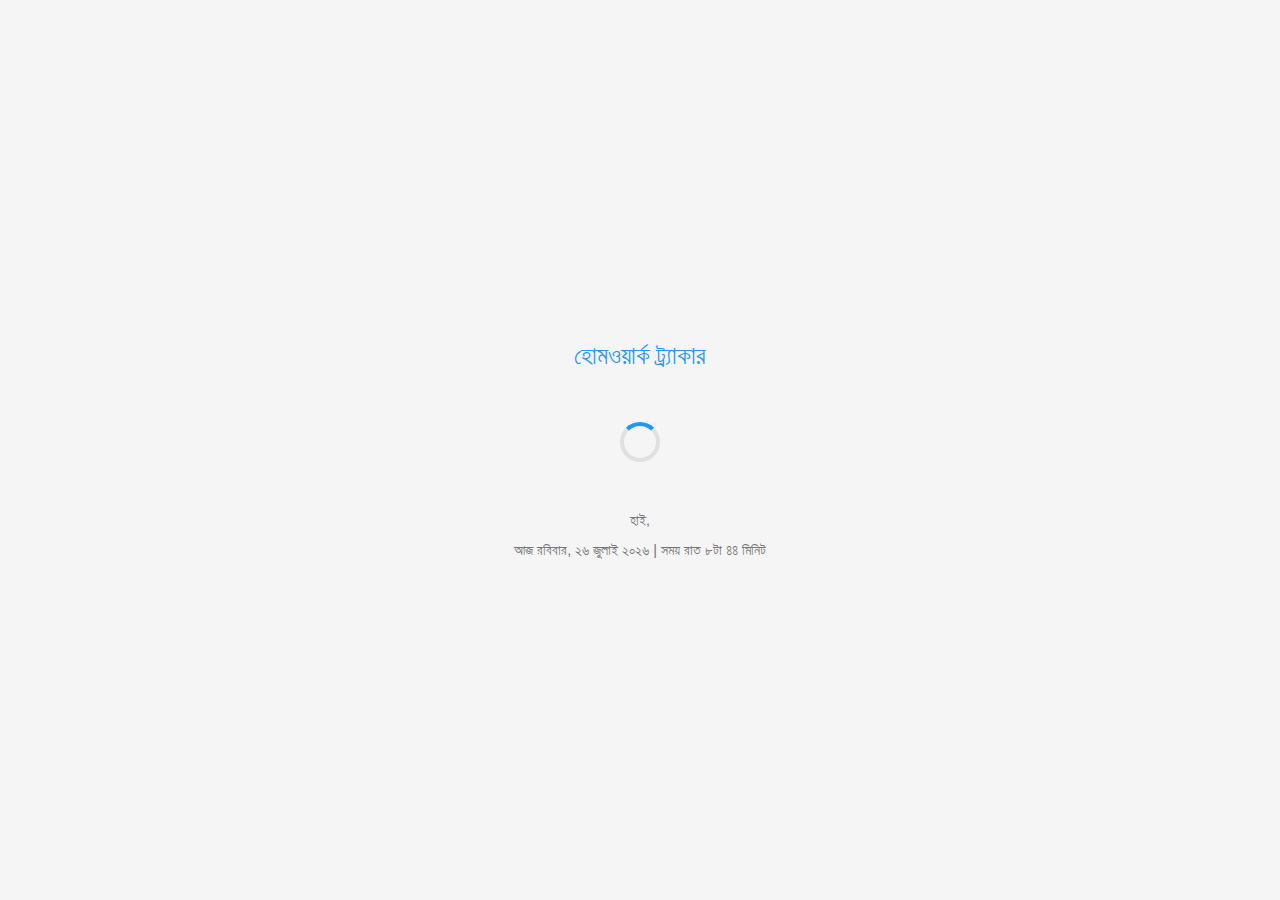
<file: index.html>
<!DOCTYPE html>
<html lang="bn">

<head>
    <meta charset="UTF-8">
    <meta name="viewport" content="width=device-width, initial-scale=1.0">
    <link rel="icon" href="icon.ico" type="image/x-icon">
    <title>হোমওয়ার্ক ট্র্যাকার</title>
    <link rel="stylesheet" href="shared/css/variables.css">
    <link rel="stylesheet" href="shared/css/common.css">
    <style>
        .loading-screen {
            position: fixed;
            top: 0;
            left: 0;
            right: 0;
            bottom: 0;
            display: flex;
            flex-direction: column;
            align-items: center;
            justify-content: center;
            background: var(--bg-color);
            z-index: 1000;
        }

        .app-logo {
            font-size: 1.5rem;
            margin-bottom: 1rem;
            color: var(--primary-color);
        }

        .loading-spinner {
            width: 40px;
            height: 40px;
            border: 4px solid var(--border-color);
            border-top-color: var(--primary-color);
            border-radius: 50%;
            animation: spin 1s linear infinite;
        }

        .user-info {
            display: flex;
            flex-direction: column;
            gap: 0.5rem;
            margin-top: 1rem;
            color: var(--text-secondary);
            font-size: 0.9rem;
        }

        @keyframes spin {
            to {
                transform: rotate(360deg);
            }
        }

        @keyframes fade-out {
            to {
                opacity: 0;
            }
        }

        .fade-out {
            animation: fade-out 0.3s ease forwards;
        }
    </style>
</head>

<body>
    <div class="loading-screen" role="status" aria-live="polite">
        <div class="app-logo" aria-hidden="true">হোমওয়ার্ক ট্র্যাকার</div>
        <div class="loading-spinner" aria-label="Loading"></div>
        <div class="user-info">
            <span id="currentUser"></span>
            <span id="currentTime"></span>
        </div>
    </div>

    <script src="shared/js/utils.js"></script>
    <script src="shared/js/time.js"></script>
    <script src="shared/js/storage.js"></script>
    <script>
        const settings = Storage.getSettings?.(); // Optional chaining for safety
        document.body.setAttribute('data-theme', settings?.theme || 'light');

        document.addEventListener('DOMContentLoaded', () => {
            const userName = localStorage.getItem('userName') ?? '';
            document.getElementById('currentUser').textContent = `হাই, ${userName}`;

            function updateTime() {
                const timeDisplay = document.getElementById('currentTime');
                if (timeDisplay && TimeUtils?.formatDateTime) {
                    timeDisplay.textContent = TimeUtils.formatDateTime(new Date());
                }
            }

            updateTime();
            setInterval(updateTime, 1000);

            setTimeout(() => {
                const loadingScreen = document.querySelector('.loading-screen');
                if (loadingScreen) {
                    loadingScreen.classList.add('fade-out');
                    setTimeout(() => {
                        window.location.href = 'pages/today/index.html';
                    }, 300);
                }
            }, 1500);
        });
    </script>
</body>

</html>
</file>
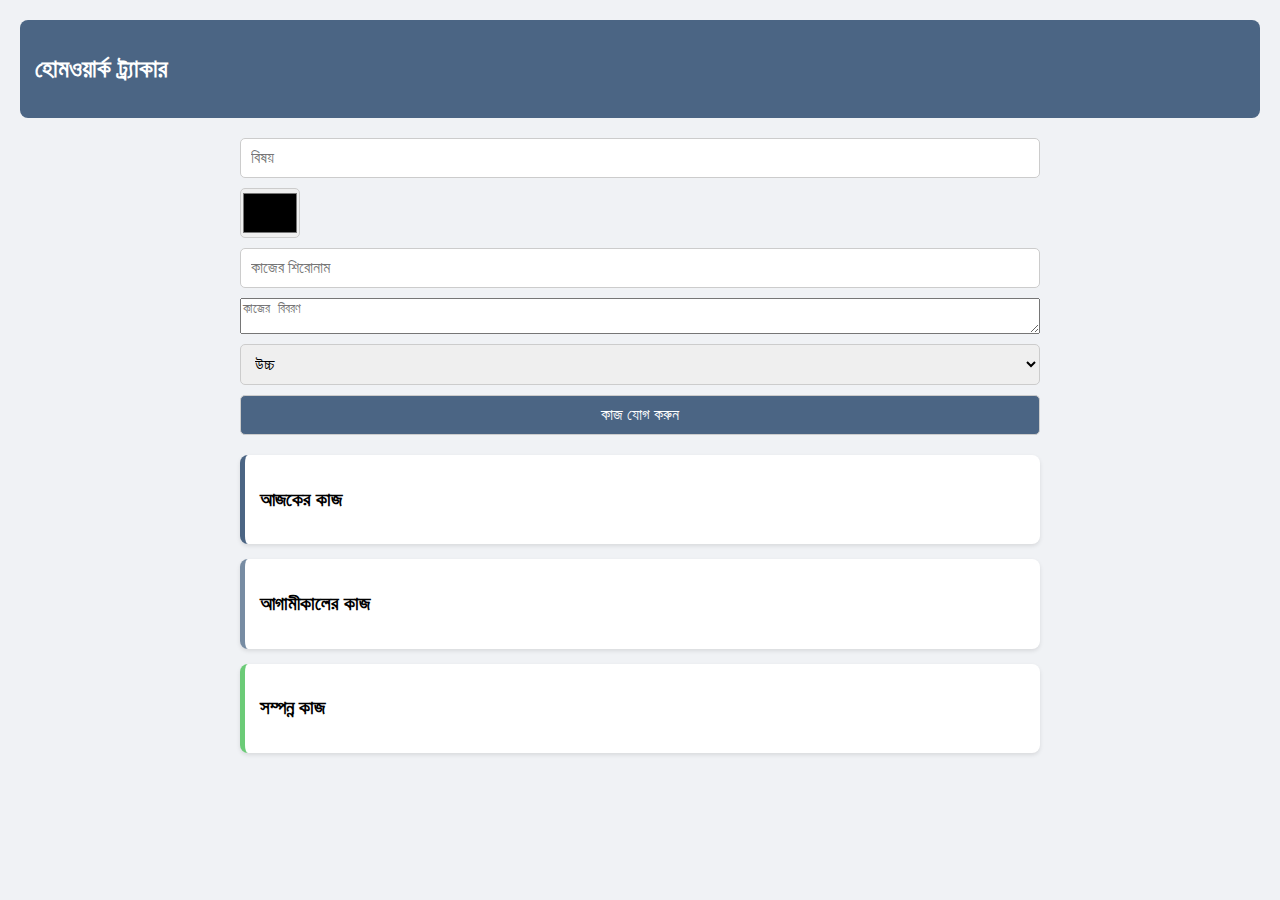
<file: demo/index.html>
<!DOCTYPE html>
<html lang="bn">
<head>
    <meta charset="UTF-8">
    <meta name="viewport" content="width=device-width, initial-scale=1.0">
    <title>হোমওয়ার্ক ম্যানেজমেন্ট সিস্টেম</title>
    <style>
        body {
            font-family: 'SolaimanLipi', Arial, sans-serif;
            margin: 0;
            padding: 20px;
            background-color: #f0f2f5;
        }

        .card {
            background: white;
            border-radius: 8px;
            padding: 15px;
            margin-bottom: 15px;
            box-shadow: 0 2px 4px rgba(0,0,0,0.1);
        }

        .subject {
            color: white;
            padding: 5px 10px;
            border-radius: 4px;
            display: inline-block;
        }

        .math { background-color: #ff6b6b; }
        .bangla { background-color: #4ecdc4; }
        .english { background-color: #45b7d1; }

        .status-pending {
            background-color: #ffd93d;
            padding: 3px 8px;
            border-radius: 4px;
        }

        .status-completed {
            background-color: #6bcb77;
            padding: 3px 8px;
            border-radius: 4px;
            color: white;
        }

        #userPanel {
            background-color: #4b6584;
            color: white;
            padding: 15px;
            border-radius: 8px;
            margin-bottom: 20px;
        }

        #homeworkContainer {
            max-width: 800px;
            margin: 0 auto;
        }

        #todaysTasks, #upcomingTasks, #completedTasks {
            background-color: #fff;
            border-left: 5px solid #4b6584;
        }

        #upcomingTasks { border-color: #778ca3; }
        #completedTasks { border-color: #6bcb77; }

        .notes {
            margin-top: 10px;
            font-size: 0.9rem;
            color: #555;
        }

        .add-task {
            display: flex;
            flex-direction: column;
            gap: 10px;
            margin-bottom: 20px;
        }

        .add-task input, .add-task select, .add-task button {
            padding: 10px;
            font-size: 1rem;
            border: 1px solid #ccc;
            border-radius: 5px;
        }

        .add-task button {
            background-color: #4b6584;
            color: white;
            cursor: pointer;
        }

        .add-task button:hover {
            background-color: #3a4f6a;
        }

        .subject-custom {
            display: inline-block;
            padding: 5px 10px;
            color: white;
            border-radius: 4px;
            font-weight: bold;
        }
        img.colorpick-eyedropper-input-trigger {
    display: none;
}
input#subjectColor {
    height: 50px;
    width: 60px;
    padding: 0;
}
    </style>
</head>
<body>
    <div id="userPanel">
        <h2>হোমওয়ার্ক ট্র্যাকার</h2>
    </div>

    <div id="homeworkContainer">
        <div class="add-task">
            <input type="text" id="taskSubject" placeholder="বিষয়" required>
            <input type="color" id="subjectColor" title="Choose Subject Color">
            <input type="text" id="taskTitle" placeholder="কাজের শিরোনাম" required>
            <textarea id="taskDetails" placeholder="কাজের বিবরণ"></textarea>
            <select id="taskPriority">
                <option value="high">উচ্চ</option>
                <option value="medium">মধ্যম</option>
                <option value="low">নিম্ন</option>
            </select>
            <button id="addTaskBtn">কাজ যোগ করুন</button>
        </div>

        <div id="todaysTasks" class="card">
            <h3>আজকের কাজ</h3>
            <div class="task-list"></div>
        </div>

        <div id="upcomingTasks" class="card">
            <h3>আগামীকালের কাজ</h3>
            <div class="task-list"></div>
        </div>

        <div id="completedTasks" class="card">
            <h3>সম্পন্ন কাজ</h3>
            <div class="task-list"></div>
        </div>
    </div>

    <script>
        document.getElementById('addTaskBtn').addEventListener('click', function() {
            const subject = document.getElementById('taskSubject').value;
            const subjectColor = document.getElementById('subjectColor').value;
            const title = document.getElementById('taskTitle').value;
            const details = document.getElementById('taskDetails').value;
            const priority = document.getElementById('taskPriority').value;

            if (!subject || !title) {
                alert('বিষয় এবং কাজের শিরোনাম প্রয়োজন');
                return;
            }

            const taskContainer = document.createElement('div');
            taskContainer.className = 'card';

            const subjectSpan = document.createElement('span');
            subjectSpan.className = 'subject-custom';
            subjectSpan.style.backgroundColor = subjectColor;
            subjectSpan.innerText = subject;

            const titleEl = document.createElement('h4');
            titleEl.innerText = title;

            const detailsEl = document.createElement('p');
            detailsEl.innerText = details;

            const statusSpan = document.createElement('span');
            statusSpan.className = 'status-pending';
            statusSpan.innerText = 'বাকি আছে';

            taskContainer.appendChild(subjectSpan);
            taskContainer.appendChild(titleEl);
            taskContainer.appendChild(detailsEl);
            taskContainer.appendChild(statusSpan);

            document.querySelector('#todaysTasks .task-list').appendChild(taskContainer);

            document.getElementById('taskSubject').value = '';
            document.getElementById('subjectColor').value = '#ffffff';
            document.getElementById('taskTitle').value = '';
            document.getElementById('taskDetails').value = '';
            document.getElementById('taskPriority').value = 'high';
        });
    </script>
</body>
</html>
</file>
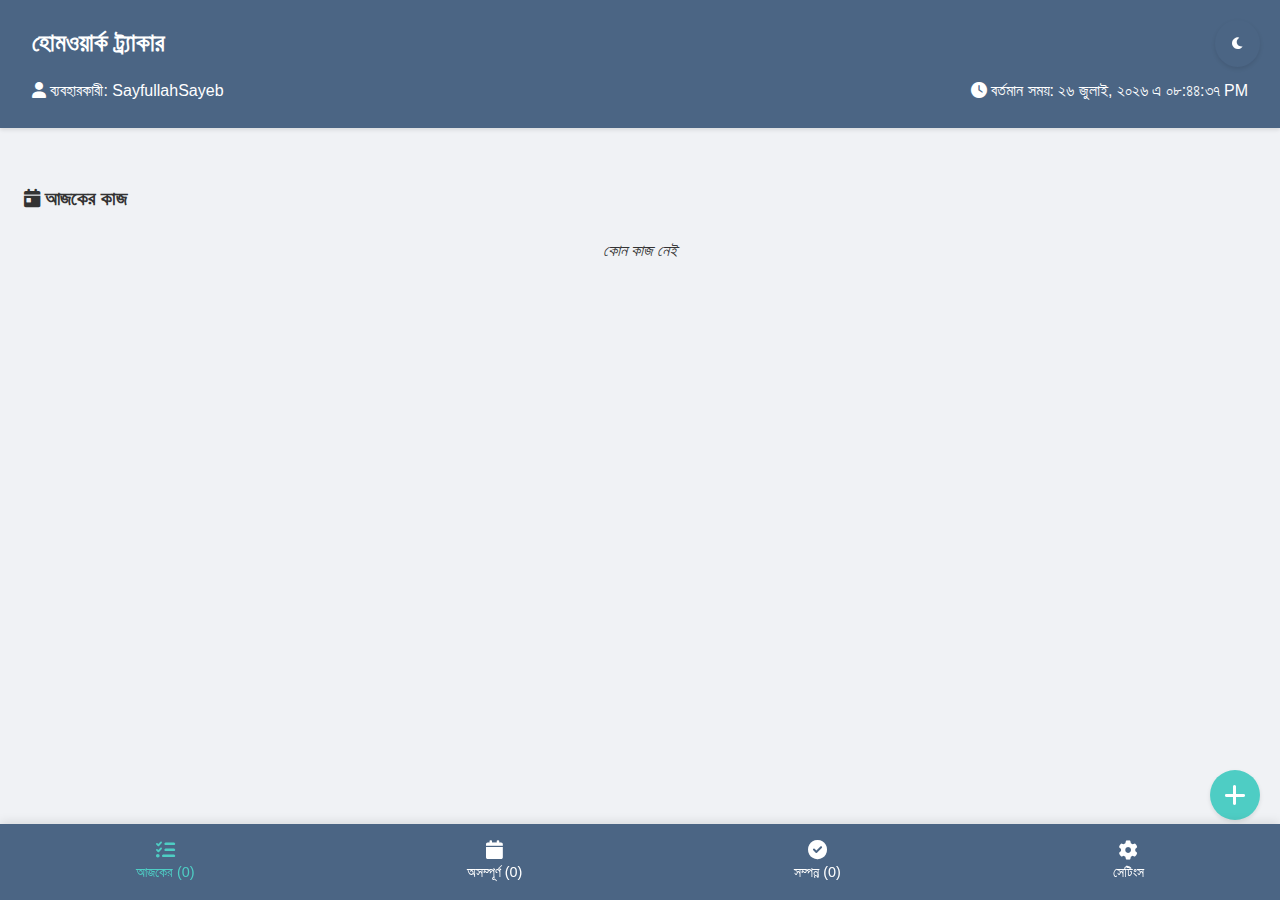
<file: v1/index.html>
<!DOCTYPE html>
<html lang="bn">
<head>
    <meta charset="UTF-8">
    <meta name="viewport" content="width=device-width, initial-scale=1.0">
    <title>হোমওয়ার্ক ম্যানেজমেন্ট সিস্টেম</title>
    <link rel="stylesheet" href="https://cdnjs.cloudflare.com/ajax/libs/font-awesome/6.0.0/css/all.min.css">
    <link rel="stylesheet" href="style.css">
</head>
<body>
    <!-- Theme Toggle Button -->
    <button class="theme-toggle" onclick="toggleTheme()">
        <i class="fas fa-moon"></i>
    </button>

    <!-- User Panel with Current Time -->
    <div id="userPanel">
        <h2>হোমওয়ার্ক ট্র্যাকার</h2>
        <div class="user-info">
            <p><i class="fas fa-user"></i> ব্যবহারকারী: <span id="currentUser">SayfullahSayeb</span></p>
            <p><i class="fas fa-clock"></i> বর্তমান সময়: <span id="currentDateTime"></span></p>
        </div>
    </div>

    <!-- Add Task Button -->
    <div class="add-task-btn" onclick="openModal()">
        <i class="fas fa-plus"></i>
    </div>

    <!-- Add Task Modal -->
    <div id="addTaskModal" class="modal">
        <div class="modal-content">
            <span class="close-modal" onclick="closeModal()">&times;</span>
            <h3><i class="fas fa-plus-circle"></i> নতুন কাজ যোগ করুন</h3>
            <form id="addTaskForm" onsubmit="addTask(event)">
                <div class="form-group">
                    <label for="subject">বিষয়</label>
                    <select id="subject" onchange="handleSubjectSelect(this)" required>
                        <option value="">বিষয় নির্বাচন করুন</option>
                        <option value="math">গণিত</option>
                        <option value="bangla">বাংলা</option>
                        <option value="english">ইংরেজি</option>
                        <option value="custom">কাস্টম বিষয়...</option>
                    </select>
                    <div id="customSubjectDiv" style="display: none;" class="custom-subject-input">
                        <input type="text" id="customSubject" placeholder="কাস্টম বিষয়ের নাম লিখুন">
                        <div class="color-picker">
                            <label>বিষয়ের রং বাছাই করুন:</label>
                            <input type="color" id="subjectColor" value="#4ecdc4">
                        </div>
                        <button type="button" class="btn btn-sm" onclick="addCustomSubject()">
                            <i class="fas fa-plus"></i> নতুন বিষয় যোগ করুন
                        </button>
                    </div>
                </div>
                <div class="form-group">
                    <label for="title">শিরোনাম</label>
                    <input type="text" id="title" placeholder="শিরোনাম লিখুন" required>
                </div>
                <div class="form-group">
                    <label for="description">বিবরণ</label>
                    <textarea id="description" rows="3" placeholder="বিস্তারিত বিবরণ লিখুন"></textarea>
                </div>
                <div class="form-group">
                    <label for="priority">অগ্রাধিকার</label>
                    <select id="priority" required>
                        <option value="high">উচ্চ</option>
                        <option value="medium">মধ্যম</option>
                        <option value="low">নিম্ন</option>
                    </select>
                </div>
                <button type="submit" class="btn btn-primary">
                    <i class="fas fa-plus"></i> যোগ করুন
                </button>
            </form>
        </div>
    </div>

    <!-- Edit Task Modal -->
    <div id="editTaskModal" class="modal">
        <div class="modal-content">
            <span class="close-modal" onclick="closeEditModal()">&times;</span>
            <h3><i class="fas fa-edit"></i> কাজ সম্পাদনা করুন</h3>
            <form id="editTaskForm" onsubmit="updateTask(event)">
                <input type="hidden" id="editTaskId">
                <div class="form-group">
                    <label for="editSubject">বিষয়</label>
                    <select id="editSubject" onchange="handleSubjectSelect(this, 'edit')" required>
                        <option value="">বিষয় নির্বাচন করুন</option>
                        <option value="math">গণিত</option>
                        <option value="bangla">বাংলা</option>
                        <option value="english">ইংরেজি</option>
                        <option value="custom">কাস্টম বিষয়...</option>
                    </select>
                    <div id="editCustomSubjectDiv" style="display: none;" class="custom-subject-input">
                        <input type="text" id="editCustomSubject" placeholder="কাস্টম বিষয়ের নাম লিখুন">
                        <div class="color-picker">
                            <label>বিষয়ের রং বাছাই করুন:</label>
                            <input type="color" id="editSubjectColor" value="#4ecdc4">
                        </div>
                        <button type="button" class="btn btn-sm" onclick="addCustomSubject('edit')">
                            <i class="fas fa-plus"></i> নতুন বিষয় যোগ করুন
                        </button>
                    </div>
                </div>
                <div class="form-group">
                    <label for="editTitle">শিরোনাম</label>
                    <input type="text" id="editTitle" placeholder="শিরোনাম লিখুন" required>
                </div>
                <div class="form-group">
                    <label for="editDescription">বিবরণ</label>
                    <textarea id="editDescription" rows="3" placeholder="বিস্তারিত বিবরণ লিখুন"></textarea>
                </div>
                <div class="form-group">
                    <label for="editPriority">অগ্রাধিকার</label>
                    <select id="editPriority" required>
                        <option value="high">উচ্চ</option>
                        <option value="medium">মধ্যম</option>
                        <option value="low">নিম্ন</option>
                    </select>
                </div>
                <button type="submit" class="btn btn-primary">
                    <i class="fas fa-save"></i> আপডেট করুন
                </button>
            </form>
        </div>
    </div>

    <div id="homeworkContainer">
        <!-- Today's Tasks Section -->
        <div id="todaysTasks" class="task-section">
            <h3><i class="fas fa-calendar-day"></i> আজকের কাজ</h3>
            <div id="todaysTasksList" class="task-list"></div>
        </div>

        <!-- Unfinished Tasks Section -->
        <div id="upcomingTasks" class="task-section">
            <h3><i class="fas fa-clock"></i> অসম্পূর্ণ কাজ</h3>
            <div class="date-filter-container">
                <label for="unfinishedDateFilter">
                    <i class="fas fa-filter"></i> তারিখ অনুযায়ী ফিল্টার:
                </label>
                <input type="date" id="unfinishedDateFilter" class="date-filter">
                <button onclick="clearDateFilter('unfinishedDateFilter')" class="btn btn-clear">
                    <i class="fas fa-times"></i> ফিল্টার মুছুন
                </button>
            </div>
            <div id="upcomingTasksList" class="task-list"></div>
        </div>

        <!-- Completed Tasks Section -->
        <div id="completedTasks" class="task-section">
            <h3><i class="fas fa-check-double"></i> সম্পন্ন কাজ</h3>
            <div class="date-filter-container">
                <label for="completedDateFilter">
                    <i class="fas fa-filter"></i> তারিখ অনুযায়ী ফিল্টার:
                </label>
                <input type="date" id="completedDateFilter" class="date-filter">
                <button onclick="clearDateFilter('completedDateFilter')" class="btn btn-clear">
                    <i class="fas fa-times"></i> ফিল্টার মুছুন
                </button>
            </div>
            <div id="completedTasksList" class="task-list"></div>
        </div>

        <!-- Settings Section -->
        <div id="settings" class="task-section">
            <h3><i class="fas fa-cog"></i> সেটিংস</h3>
            <div class="settings-container">
                <!-- Username Settings -->
                <div class="form-group">
                    <h4><i class="fas fa-user-edit"></i> ব্যবহারকারীর নাম পরিবর্তন</h4>
                    <input type="text" id="changeUsername" class="form-control" placeholder="নতুন ব্যবহারকারীর নাম">
                    <button onclick="changeUsername()" class="btn btn-primary">
                        <i class="fas fa-save"></i> সংরক্ষণ করুন
                    </button>
                </div>

                <!-- Manage Custom Subjects -->
                <div class="form-group">
                    <h4><i class="fas fa-book"></i> কাস্টম বিষয় ব্যবস্থাপনা</h4>
                    <div id="customSubjectsList"></div>
                </div>

                <!-- Backup Settings -->
                <div class="form-group">
                    <h4><i class="fas fa-download"></i> ব্যাকআপ এবং পুনরুদ্ধার</h4>
                    <div class="backup-actions">
                        <button onclick="backupData()" class="btn btn-primary">
                            <i class="fas fa-copy"></i> ব্যাকআপ কপি করুন
                        </button>
                        <button onclick="downloadBackup()" class="btn btn-primary">
                            <i class="fas fa-download"></i> ব্যাকআপ ডাউনলোড করুন
                        </button>
                    </div>
                </div>

                <!-- Restore Settings -->
                <div class="form-group">
                    <h4><i class="fas fa-upload"></i> ডাটা পুনরুদ্ধার</h4>
                    <textarea id="restoreData" class="form-control" rows="4" 
                        placeholder="এখানে ব্যাকআপ ডাটা পেস্ট করুন"></textarea>
                    <div class="restore-actions">
                        <button onclick="restoreFromText()" class="btn btn-primary">
                            <i class="fas fa-paste"></i> টেক্সট থেকে পুনরুদ্ধার
                        </button>
                        <div class="file-upload">
                            <input type="file" id="restoreFile" accept=".json" style="display: none;">
                            <button onclick="document.getElementById('restoreFile').click()" class="btn btn-primary">
                                <i class="fas fa-file-upload"></i> ফাইল থেকে পুনরুদ্ধার
                            </button>
                        </div>
                    </div>
                </div>
            </div>
        </div>
    </div>

    <!-- Mobile Navigation Bar -->
    <nav class="mobile-nav">
        <a href="#" class="nav-item active-nav" onclick="showSection('todaysTasks', this)">
            <i class="fas fa-tasks"></i>
            <span>আজকের</span>
        </a>
        <a href="#" class="nav-item" onclick="showSection('upcomingTasks', this)">
            <i class="fas fa-calendar"></i>
            <span>অসম্পূর্ণ</span>
        </a>
        <a href="#" class="nav-item" onclick="showSection('completedTasks', this)">
            <i class="fas fa-check-circle"></i>
            <span>সম্পন্ন</span>
        </a>
        <a href="#" class="nav-item" onclick="showSection('settings', this)">
            <i class="fas fa-cog"></i>
            <span>সেটিংস</span>
        </a>
    </nav>

    <script src="app.js"></script>
</body>
</html>
</file>
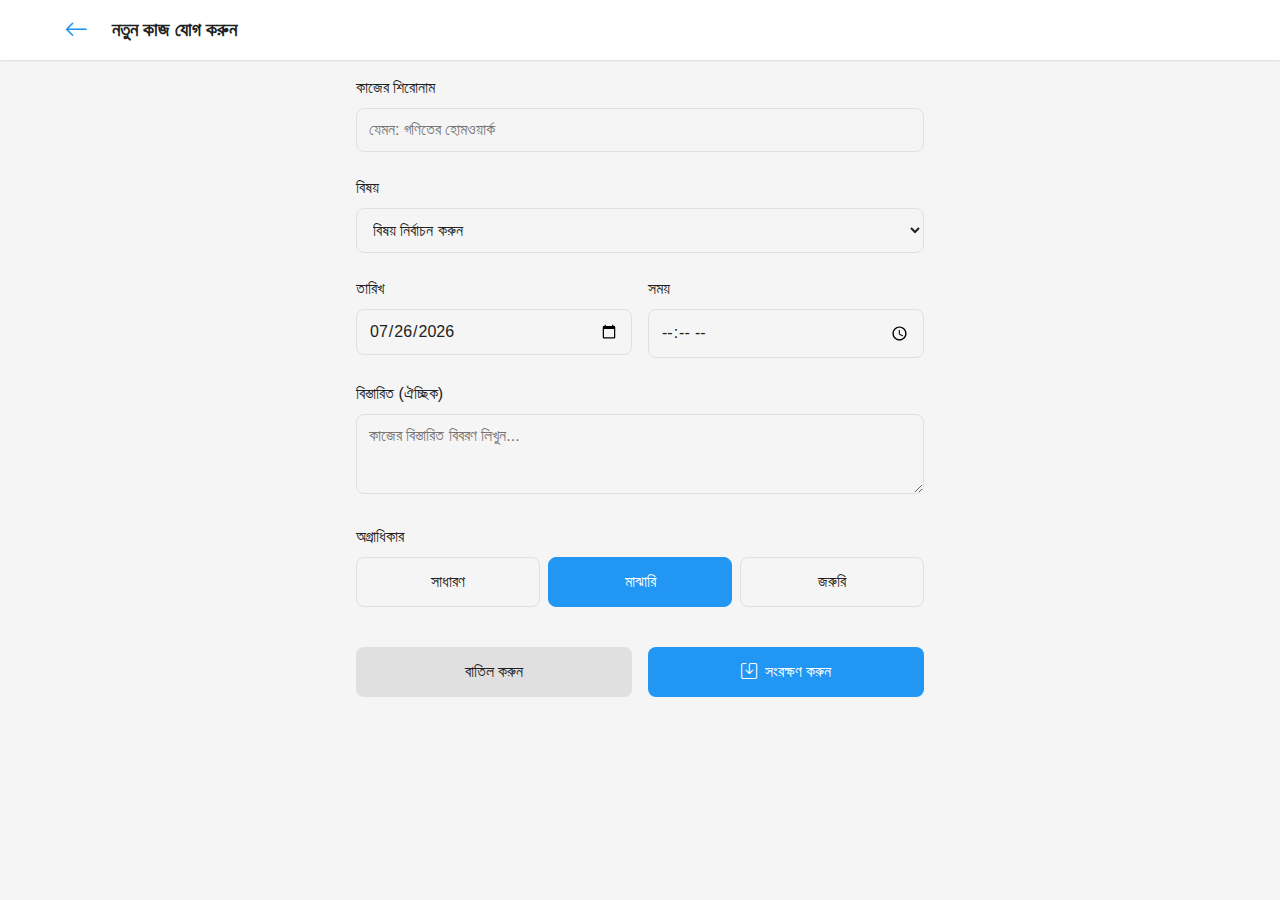
<file: pages/add-task/index.html>
<!DOCTYPE html>
<html lang="bn">
<head>
    <meta charset="UTF-8">
    <meta name="viewport" content="width=device-width, initial-scale=1.0">
    <link rel="icon" href="/icon.ico" type="image/x-icon">
    <title>নতুন কাজ যোগ করুন - হোমওয়ার্ক ট্র্যাকার</title>
    <link rel="stylesheet" href="https://cdn.jsdelivr.net/npm/bootstrap-icons@1.11.1/font/bootstrap-icons.css">
    <link rel="stylesheet" href="../../shared/css/variables.css">
    <link rel="stylesheet" href="../../shared/css/common.css">
    <link rel="stylesheet" href="../../shared/css/themes.css">
    <link rel="stylesheet" href="style.css">
</head>
<body>
    <div id="app">
        <header class="main-header">
            <div class="header-content">
                <div class="page-title">
                    <button class="back-btn" onclick="history.back()">
                        <i class="bi bi-arrow-left"></i>
                    </button>
                    <h1 id="formTitle">নতুন কাজ যোগ করুন</h1>
                </div>
            </div>
        </header>

        <main id="mainContent">
            <div class="form-container">
                <form id="taskForm" onsubmit="handleSubmit(event)">
                    <div class="form-group">
                        <label for="title">কাজের শিরোনাম</label>
                        <input type="text" id="title" name="title" required
                               placeholder="যেমন: গণিতের হোমওয়ার্ক">
                    </div>

                    <div class="form-group">
                        <label for="subject">বিষয়</label>
                        <select id="subject" name="subject" required>
                            <option value="">বিষয় নির্বাচন করুন</option>
                        </select>
                    </div>

                    <div class="form-row">
                        <div class="form-group">
                            <label for="dueDate">তারিখ</label>
                            <input type="date" id="dueDate" name="dueDate" required>
                        </div>

                        <div class="form-group">
                            <label for="dueTime">সময়</label>
                            <input type="time" id="dueTime" name="dueTime" required>
                        </div>
                    </div>

                    <div class="form-group">
                        <label for="description">বিস্তারিত (ঐচ্ছিক)</label>
                        <textarea id="description" name="description" rows="3"
                                  placeholder="কাজের বিস্তারিত বিবরণ লিখুন..."></textarea>
                    </div>

                    <div class="form-group">
                        <label for="priority">অগ্রাধিকার</label>
                        <div class="priority-buttons">
                            <input type="radio" id="low" name="priority" value="low">
                            <label for="low" class="priority-btn">সাধারণ</label>

                            <input type="radio" id="medium" name="priority" value="medium" checked>
                            <label for="medium" class="priority-btn">মাঝারি</label>

                            <input type="radio" id="high" name="priority" value="high">
                            <label for="high" class="priority-btn">জরুরি</label>
                        </div>
                    </div>

                    <div class="form-actions">
                        <button type="button" class="btn btn-secondary" onclick="history.back()">
                            বাতিল করুন
                        </button>
                        <button type="submit" class="btn btn-primary">
                            <i class="bi bi-save"></i>
                            সংরক্ষণ করুন
                        </button>
                    </div>
                </form>
            </div>
        </main>
    </div>

    <script src="../../shared/js/utils.js"></script>
    <script src="../../shared/js/time.js"></script>
    <script src="../../shared/js/storage.js"></script>
    <script src="script.js"></script>
</body>
</html>
</file>
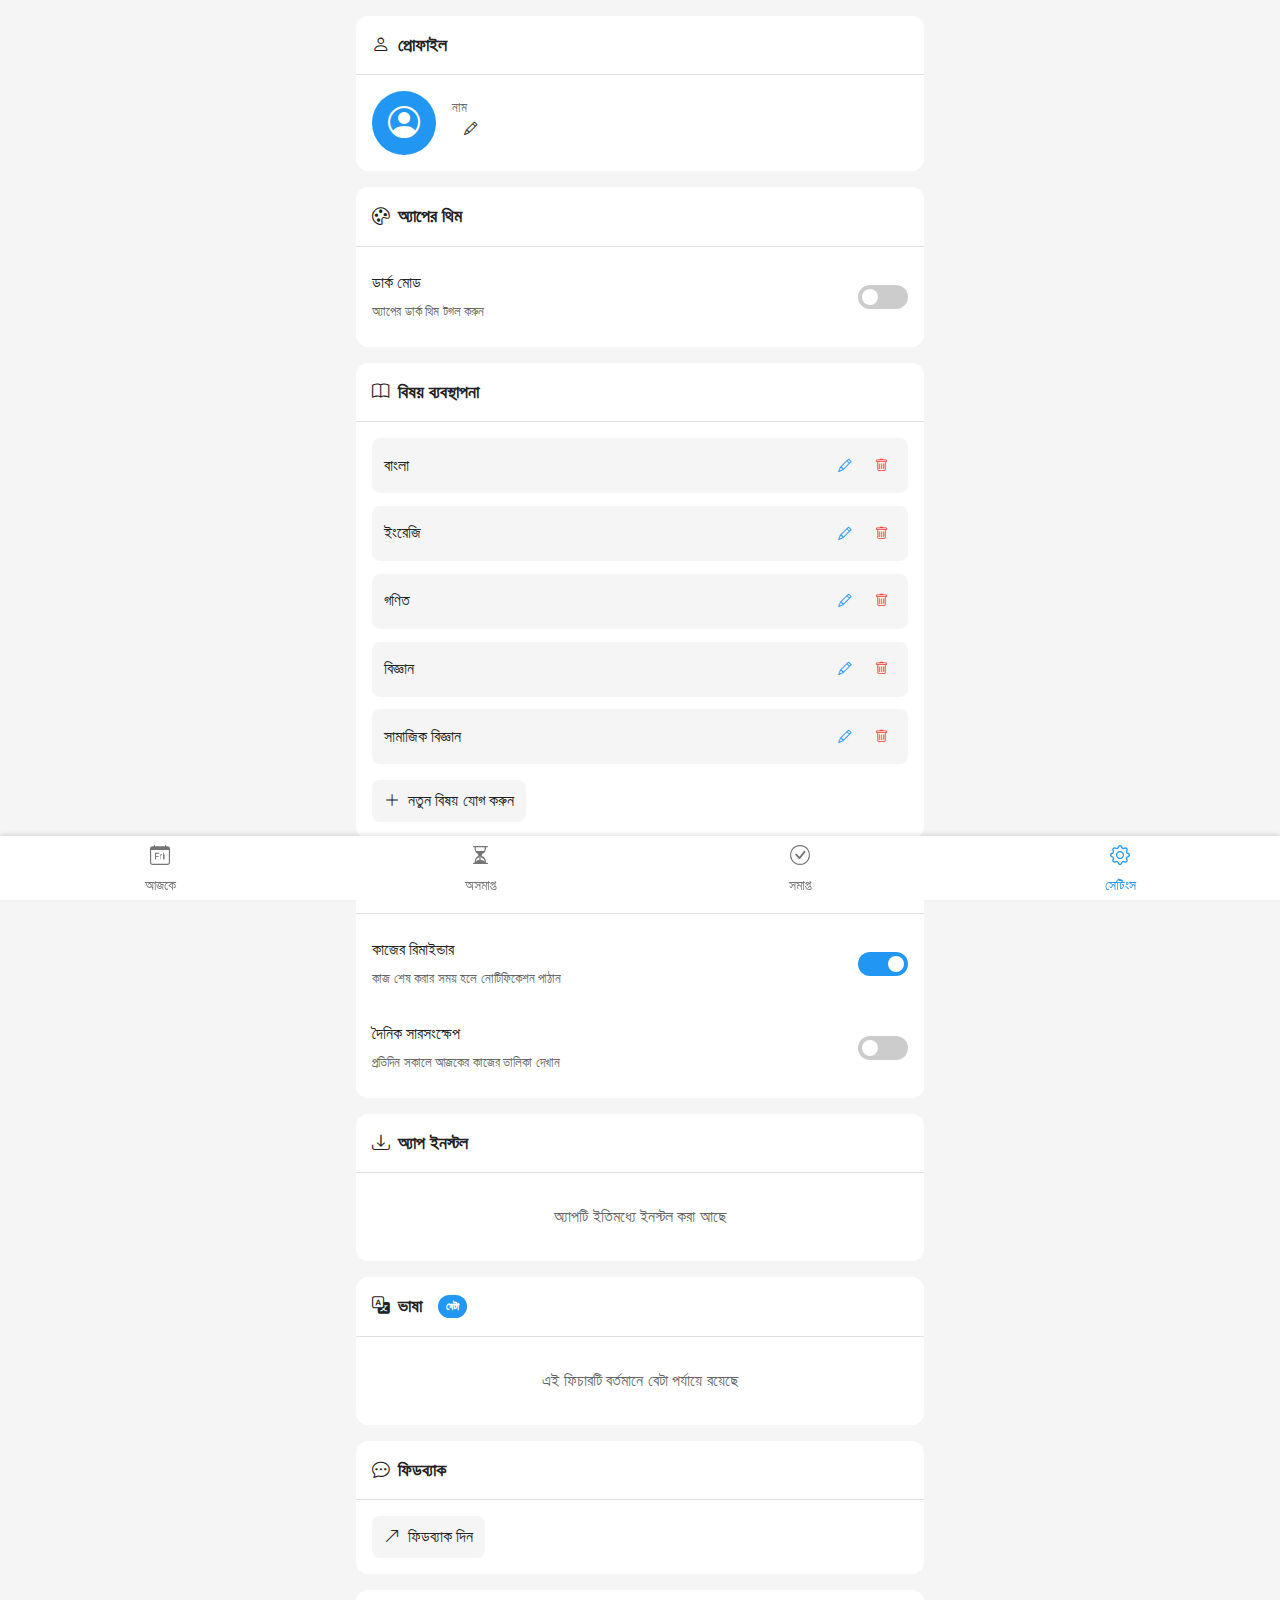
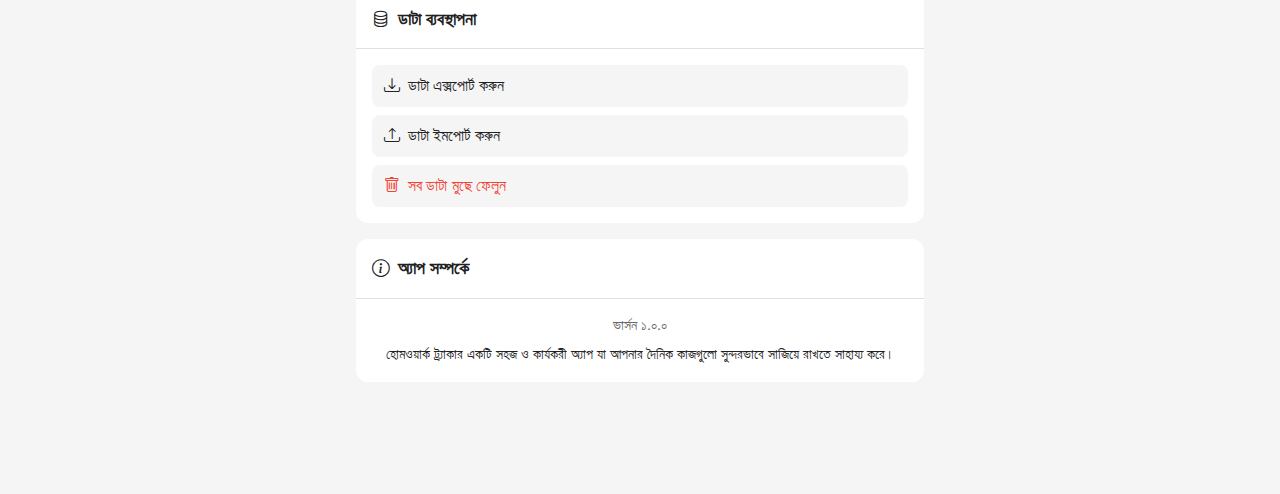
<file: pages/settings/index.html>
<!DOCTYPE html>
<html lang="bn">

<head>
    <meta charset="UTF-8">
    <meta name="viewport" content="width=device-width, initial-scale=1.0">
    <link rel="icon" href="../../assets/icons/icon.png" type="image/icon">
    <title>সেটিংস - হোমওয়ার্ক ট্র্যাকার</title>
    <link rel="stylesheet" href="https://cdn.jsdelivr.net/npm/bootstrap-icons@1.11.1/font/bootstrap-icons.css">
    <link rel="stylesheet" href="../../shared/css/variables.css">
    <link rel="stylesheet" href="../../shared/css/common.css">
    <link rel="stylesheet" href="../../shared/css/themes.css">
    <link rel="stylesheet" href="style.css">
    <link rel="manifest" href="../../manifest.json">
</head>

<body>
    <div id="app">
        <main id="mainContent">
            <div class="settings-container">
                <!-- Profile Section -->
                <section class="settings-section">
                    <h2 class="section-title">
                        <i class="bi bi-person"></i>
                        প্রোফাইল
                    </h2>
                    <div class="section-content">
                        <div class="profile-info">
                            <div class="profile-picture" onclick="changeProfilePicture()">
                                <input type="file" id="profileImageInput" accept="image/*" style="display: none">
                                <i class="bi bi-person-circle" id="defaultProfileIcon"></i>
                                <img id="profileImage" style="display: none">
                                <div class="edit-overlay">
                                    <i class="bi bi-pencil"></i>
                                </div>
                            </div>
                            <div class="profile-details">
                                <div class="info-item">
                                    <span class="label">নাম</span>
                                    <div class="editable-value">
                                        <span id="userName"></span>
                                        <button class="edit-btn" onclick="editName()">
                                            <i class="bi bi-pencil"></i>
                                        </button>
                                    </div>
                                </div>
                            </div>
                            <div class="dialog-overlay" id="nameEditDialog">
                                <div class="confirm-dialog">
                                    <h3 class="confirm-dialog-title">নাম পরিবর্তন করুন</h3>
                                    <div class="name-edit-content">
                                        <input type="text" id="nameInput" class="name-edit-input"
                                            placeholder="আপনার নাম লিখুন">
                                    </div>
                                    <div class="confirm-dialog-buttons">
                                        <button class="confirm-btn confirm-btn-cancel"
                                            onclick="closeNameDialog()">বাতিল</button>
                                        <button class="confirm-btn confirm-btn-delete"
                                            onclick="saveNewName()">সংরক্ষণ</button>
                                    </div>
                                </div>
                            </div>
                        </div>
                    </div>
                </section>

                <!-- Theme Section -->
                <section class="settings-section">
                    <h2 class="section-title">
                        <i class="bi bi-palette"></i>
                        অ্যাপের থিম
                    </h2>
                    <div class="section-content">
                        <div class="settings-list">
                            <div class="settings-item">
                                <div class="setting-info">
                                    <span class="setting-title">ডার্ক মোড</span>
                                    <span class="setting-description">অ্যাপের ডার্ক থিম টগল করুন</span>
                                </div>
                                <label class="toggle-switch">
                                    <input type="checkbox" id="darkMode">
                                    <span class="toggle-slider"></span>
                                </label>
                            </div>
                        </div>
                    </div>
                </section>

                <!-- Subject Management -->
                <section class="settings-section">
                    <h2 class="section-title">
                        <i class="bi bi-book"></i>
                        বিষয় ব্যবস্থাপনা
                    </h2>
                    <div class="section-content">
                        <div class="subject-list">
                            <!-- Subjects will be populated here -->
                        </div>
                        <button class="action-btn" onclick="addSubject()">
                            <i class="bi bi-plus-lg"></i>
                            নতুন বিষয় যোগ করুন
                        </button>
                    </div>
                </section>

                <!-- Notification Settings -->
                <section class="settings-section">
                    <h2 class="section-title">
                        <i class="bi bi-bell"></i>
                        নোটিফিকেশন
                    </h2>
                    <div class="section-content">
                        <div class="settings-list">
                            <div class="settings-item">
                                <div class="setting-info">
                                    <span class="setting-title">কাজের রিমাইন্ডার</span>
                                    <span class="setting-description">কাজ শেষ করার সময় হলে নোটিফিকেশন পাঠান</span>
                                </div>
                                <label class="toggle-switch">
                                    <input type="checkbox" id="taskReminders" checked>
                                    <span class="toggle-slider"></span>
                                </label>
                            </div>
                            <div class="settings-item">
                                <div class="setting-info">
                                    <span class="setting-title">দৈনিক সারসংক্ষেপ</span>
                                    <span class="setting-description">প্রতিদিন সকালে আজকের কাজের তালিকা দেখান</span>
                                </div>
                                <label class="toggle-switch">
                                    <input type="checkbox" id="dailyDigest">
                                    <span class="toggle-slider"></span>
                                </label>
                            </div>
                        </div>
                    </div>
                </section>

                <!-- Install App Section -->
                <section class="settings-section">
                    <h2 class="section-title">
                        <i class="bi bi-download"></i>
                        অ্যাপ ইনস্টল
                    </h2>
                    <div class="section-content">
                        <button class="action-btn" id="installApp" style="display: none;">
                            <i class="bi bi-download"></i>
                            অ্যাপ ইনস্টল করুন
                        </button>
                        <div class="maintenance-notice" id="installMessage" style="display: none;">
                            অ্যাপটি ইতিমধ্যে ইনস্টল করা আছে
                        </div>
                    </div>
                </section>

                <!-- Language Section -->
                <section class="settings-section">
                    <h2 class="section-title">
                        <i class="bi bi-translate"></i>
                        ভাষা
                        <span class="beta-badge">বেটা</span>
                    </h2>
                    <div class="section-content">
                        <div class="maintenance-notice">
                            এই ফিচারটি বর্তমানে বেটা পর্যায়ে রয়েছে
                        </div>
                    </div>
                </section>

                <!-- Feedback Section -->
                <section class="settings-section">
                    <h2 class="section-title">
                        <i class="bi bi-chat-dots"></i>
                        ফিডব্যাক
                    </h2>
                    <div class="section-content">
                        <button class="action-btn"
                            onclick="window.open('https://github.com/mdsayeb7/homework', '_blank', 'noopener,noreferrer')">
                            <i class="bi bi-arrow-up-right"></i>
                            ফিডব্যাক দিন
                        </button>
                    </div>
                </section>

                <!-- Data Management -->
                <section class="settings-section">
                    <h2 class="section-title">
                        <i class="bi bi-database"></i>
                        ডাটা ব্যবস্থাপনা
                    </h2>
                    <div class="section-content">
                        <div class="data-actions">
                            <button class="action-btn" onclick="exportData()">
                                <i class="bi bi-download"></i>
                                ডাটা এক্সপোর্ট করুন
                            </button>
                            <button class="action-btn" onclick="importData()">
                                <i class="bi bi-upload"></i>
                                ডাটা ইমপোর্ট করুন
                            </button>
                            <button class="action-btn warning" onclick="clearData()">
                                <i class="bi bi-trash"></i>
                                সব ডাটা মুছে ফেলুন
                            </button>
                        </div>
                    </div>
                </section>

                <!-- About Section -->
                <section class="settings-section">
                    <h2 class="section-title">
                        <i class="bi bi-info-circle"></i>
                        অ্যাপ সম্পর্কে
                    </h2>
                    <div class="section-content">
                        <div class="about-info">
                            <p class="app-version">ভার্সন ১.০.০</p>
                            <p class="app-description">
                                হোমওয়ার্ক ট্র্যাকার একটি সহজ ও কার্যকরী অ্যাপ যা আপনার দৈনিক কাজগুলো
                                সুন্দরভাবে সাজিয়ে রাখতে সাহায্য করে।
                            </p>
                        </div>
                    </div>
                </section>
            </div>
        </main>

        <nav class="main-nav">
            <a href="../today/index.html" class="nav-item">
                <i class="bi bi-calendar-day"></i>
                <span>আজকে</span>
            </a>
            <a href="../incomplete/index.html" class="nav-item">
                <i class="bi bi-hourglass-split"></i>
                <span>অসমাপ্ত</span>
            </a>
            <a href="../completed/index.html" class="nav-item">
                <i class="bi bi-check-circle"></i>
                <span>সমাপ্ত</span>
            </a>
            <a href="index.html" class="nav-item active">
                <i class="bi bi-gear"></i>
                <span>সেটিংস</span>
            </a>
        </nav>
    </div>

    <div class="dialog-overlay" id="clearDataDialog">
        <div class="confirm-dialog">
            <h3 class="confirm-dialog-title">নিশ্চিতকরণ</h3>
            <p class="confirm-dialog-message">
                আপনি কি নিশ্চিত যে আপনি সমস্ত ডাটা মুছে ফেলতে চান? এই কাজটি অপরিবর্তনীয়।
            </p>
            <div class="confirm-dialog-buttons">
                <button class="confirm-btn confirm-btn-cancel" id="cancelClearData">না</button>
                <button class="confirm-btn confirm-btn-delete" id="confirmClearData">হ্যাঁ</button>
            </div>
        </div>
    </div>
    <div class="toast">সমস্ত ডাটা মুছে ফেলা হয়েছে।</div>

    <script src="../../shared/js/utils.js"></script>
    <script src="../../shared/js/time.js"></script>
    <script src="../../shared/js/storage.js"></script>
    <script src="script.js"></script>
</body>

</html>
</file>
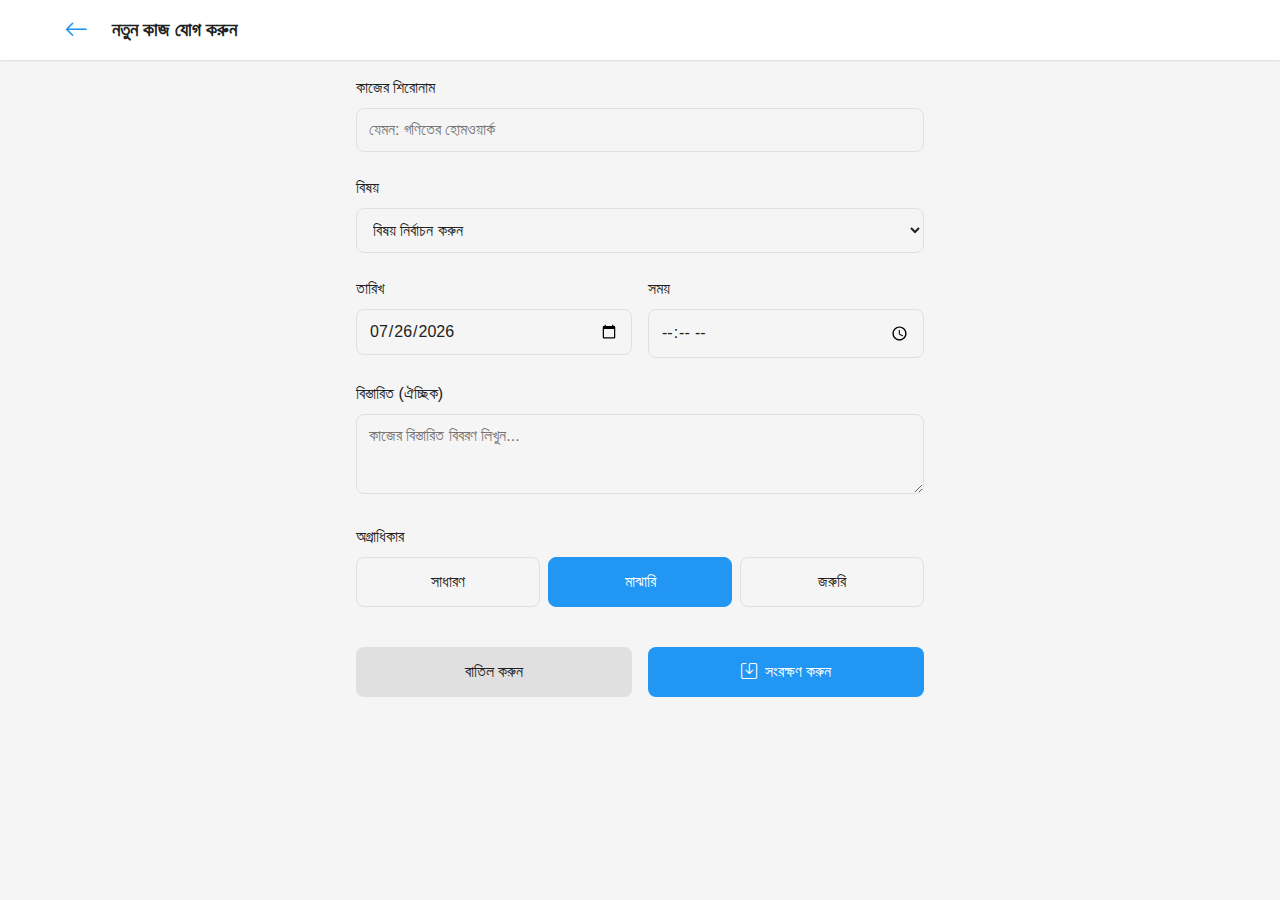
<file: v2/pages/add-task/index.html>
<!DOCTYPE html>
<html lang="bn">
<head>
    <meta charset="UTF-8">
    <meta name="viewport" content="width=device-width, initial-scale=1.0">
    <title>নতুন কাজ যোগ করুন - হোমওয়ার্ক ট্র্যাকার</title>
    <link rel="stylesheet" href="https://cdn.jsdelivr.net/npm/bootstrap-icons@1.11.1/font/bootstrap-icons.css">
    <link rel="stylesheet" href="../../shared/css/variables.css">
    <link rel="stylesheet" href="../../shared/css/common.css">
    <link rel="stylesheet" href="../../shared/css/themes.css">
    <link rel="stylesheet" href="style.css">
</head>
<body>
    <div id="app">
        <header class="main-header">
            <div class="header-content">
                <div class="page-title">
                    <button class="back-btn" onclick="history.back()">
                        <i class="bi bi-arrow-left"></i>
                    </button>
                    <h1 id="formTitle">নতুন কাজ যোগ করুন</h1>
                </div>
            </div>
        </header>

        <main id="mainContent">
            <div class="form-container">
                <form id="taskForm" onsubmit="handleSubmit(event)">
                    <div class="form-group">
                        <label for="title">কাজের শিরোনাম</label>
                        <input type="text" id="title" name="title" required
                               placeholder="যেমন: গণিতের হোমওয়ার্ক">
                    </div>

                    <div class="form-group">
                        <label for="subject">বিষয়</label>
                        <select id="subject" name="subject" required>
                            <option value="">বিষয় নির্বাচন করুন</option>
                            <option value="বাংলা">বাংলা</option>
                            <option value="ইংরেজি">ইংরেজি</option>
                            <option value="গণিত">গণিত</option>
                            <option value="বিজ্ঞান">বিজ্ঞান</option>
                            <option value="ধর্ম">ধর্ম</option>
                            <option value="সামাজিক বিজ্ঞান">সামাজিক বিজ্ঞান</option>
                            <option value="তথ্য ও যোগাযোগ প্রযুক্তি">তথ্য ও যোগাযোগ প্রযুক্তি</option>
                            <option value="অন্যান্য">অন্যান্য</option>
                        </select>
                    </div>

                    <div class="form-row">
                        <div class="form-group">
                            <label for="dueDate">তারিখ</label>
                            <input type="date" id="dueDate" name="dueDate" required>
                        </div>

                        <div class="form-group">
                            <label for="dueTime">সময়</label>
                            <input type="time" id="dueTime" name="dueTime" required>
                        </div>
                    </div>

                    <div class="form-group">
                        <label for="description">বিস্তারিত (ঐচ্ছিক)</label>
                        <textarea id="description" name="description" rows="3"
                                  placeholder="কাজের বিস্তারিত বিবরণ লিখুন..."></textarea>
                    </div>

                    <div class="form-group">
                        <label for="priority">অগ্রাধিকার</label>
                        <div class="priority-buttons">
                            <input type="radio" id="low" name="priority" value="low">
                            <label for="low" class="priority-btn">সাধারণ</label>

                            <input type="radio" id="medium" name="priority" value="medium" checked>
                            <label for="medium" class="priority-btn">মাঝারি</label>

                            <input type="radio" id="high" name="priority" value="high">
                            <label for="high" class="priority-btn">জরুরি</label>
                        </div>
                    </div>

                    <div class="form-actions">
                        <button type="button" class="btn btn-secondary" onclick="history.back()">
                            বাতিল করুন
                        </button>
                        <button type="submit" class="btn btn-primary">
                            <i class="bi bi-save"></i>
                            সংরক্ষণ করুন
                        </button>
                    </div>
                </form>
            </div>
        </main>
    </div>

    <script src="../../shared/js/utils.js"></script>
    <script src="../../shared/js/time.js"></script>
    <script src="../../shared/js/storage.js"></script>
    <script src="script.js"></script>
</body>
</html>
</file>
<file: shared/css/variables.css>
:root {
    /* Primary Colors */
    --primary-color: #2196f3;
    --secondary-color: #ff9800;
    --success-color: #4caf50;
    --danger-color: #f44336;
    --warning-color: #ffc107;

    /* Text Colors */
    --text-color: #212121;
    --text-secondary: #757575;
    --text-disabled: #9e9e9e;
    --text-inverse: #ffffff;

    /* Background Colors */
    --bg-color: #f5f5f5;
    --nav-bg: #ffffff;
    --card-bg: #ffffff;

    /* Border Colors */
    --border-color: #e0e0e0;
    --divider-color: #eeeeee;

    /* Shadow Colors */
    --shadow-color: rgba(0, 0, 0, 0.1);
    --shadow-dark: rgba(0, 0, 0, 0.2);

    /* Spacing */
    --spacing-xs: 0.25rem;
    --spacing-sm: 0.5rem;
    --spacing-md: 1rem;
    --spacing-lg: 1.5rem;
    --spacing-xl: 2rem;

    /* Border Radius */
    --radius-sm: 4px;
    --radius-md: 8px;
    --radius-lg: 12px;
    --radius-xl: 16px;
    --radius-full: 9999px;

    /* Font Sizes */
    --text-xs: 0.75rem;
    --text-sm: 0.875rem;
    --text-base: 1rem;
    --text-lg: 1.125rem;
    --text-xl: 1.25rem;
    --text-2xl: 1.5rem;

    /* Shadows */
    --shadow-sm: 0 1px 2px var(--shadow-color);
    --shadow-md: 0 2px 4px var(--shadow-color);
    --shadow-lg: 0 4px 6px var(--shadow-color);
    --shadow-xl: 0 8px 12px var(--shadow-color);

    /* Z-index layers */
    --z-drawer: 40;
    --z-modal: 50;
    --z-toast: 60;

    /* Transitions */
    --transition-fast: 150ms ease;
    --transition-normal: 250ms ease;
    --transition-slow: 350ms ease;

    /* Navigation */
    --nav-height: 60px;
    --bottom-nav-height: 64px;
}

/* Dark theme variables */
[data-theme="dark"] {
    /* Colors */
    --primary-color: #90caf9;
    --secondary-color: #ffb74d;
    --success-color: #81c784;
    --danger-color: #e57373;
    --warning-color: #ffd54f;

    /* Text Colors */
    --text-color: #e0e0e0;
    --text-secondary: #bdbdbd;
    --text-disabled: #757575;
    --text-inverse: #212121;

    /* Background Colors */
    --bg-color: #121212;
    --nav-bg: #1e1e1e;
    --card-bg: #1e1e1e;

    /* Border Colors */
    --border-color: #424242;
    --divider-color: #323232;

    /* Shadow Colors */
    --shadow-color: rgba(0, 0, 0, 0.3);
    --shadow-dark: rgba(0, 0, 0, 0.4);
}
</file>
<file: v1/style.css>
:root {
    --bg-color: #f0f2f5;
    --text-color: #333;
    --card-bg: white;
    --nav-bg: #4b6584;
    --nav-text: white;
    --card-shadow: 0 2px 4px rgba(0,0,0,0.1);
    --border: #ddd;
    --hover: #f5f5f5;
    --sp-xs: 0.5rem;
    --sp-sm: 1rem;
    --sp-md: 1.5rem;
    --sp-lg: 2rem;
    --sp-xl: 3rem;
    --primary: #4ecdc4;
    --danger: #ff6b6b;
    --warning: #ffd93d;
    --success: #6bcb77;
    --info: #45b7d1;
}

[data-theme="dark"] {
    --bg-color: #1a1a1a;
    --text-color: #ffffff;
    --card-bg: #2d2d2d;
    --nav-bg: #333333;
    --nav-text: #ffffff;
    --card-shadow: 0 2px 4px rgba(255,255,255,0.1);
    --border: #444;
    --hover: #3d3d3d;
}

*, *::before, *::after {
    box-sizing: border-box;
    margin: 0;
    padding: 0;
}

body {
    font-family: 'SolaimanLipi', Arial, sans-serif;
    background-color: var(--bg-color);
    color: var(--text-color);
    padding-bottom: 70px;
    transition: background-color 0.3s, color 0.3s;
    line-height: 1.6;
}

.container, .modal-content, .settings-container {
    max-width: 1200px;
    margin: 0 auto;
    padding: var(--sp-md);
}

/* Header & Navigation */
#userPanel {
    background-color: var(--nav-bg);
    color: var(--nav-text);
    padding: var(--sp-md) var(--sp-lg);
    margin-bottom: var(--sp-lg);
    box-shadow: var(--card-shadow);
}

.user-info {
    display: flex;
    justify-content: space-between;
    align-items: center;
    flex-wrap: wrap;
    gap: var(--sp-sm);
    margin-top: var(--sp-sm);
}

.mobile-nav {
    position: fixed;
    bottom: 0;
    left: 0;
    right: 0;
    background-color: var(--nav-bg);
    display: flex;
    justify-content: space-around;
    padding: var(--sp-xs) 0;
    box-shadow: 0 -2px 10px rgba(0,0,0,0.1);
    z-index: 1000;
}

.nav-item {
    color: var(--nav-text);
    text-decoration: none;
    text-align: center;
    font-size: 0.9rem;
    padding: var(--sp-xs);
    transition: color 0.3s;
}

.nav-item i {
    font-size: 1.2rem;
    display: block;
    margin-bottom: 2px;
}

.nav-item:hover, .active-nav {
    color: var(--primary);
}

/* Buttons & Controls */
.btn {
    padding: 8px 16px;
    border: none;
    border-radius: 4px;
    cursor: pointer;
    font-weight: 500;
    transition: all 0.3s;
    display: inline-flex;
    align-items: center;
    gap: 5px;
    background: var(--primary);
    color: white;
}

.btn:hover { opacity: 0.9; }
.btn-delete { background: var(--danger); }
.btn-clear { background: var(--nav-bg); }

.theme-toggle {
    position: fixed;
    top: 20px;
    right: 20px;
    background: var(--nav-bg);
    border: none;
    color: var(--nav-text);
    padding: var(--sp-sm);
    border-radius: 50%;
    cursor: pointer;
    z-index: 1000;
    box-shadow: var(--card-shadow);
    transition: transform 0.3s;
}

.theme-toggle:hover {
    transform: scale(1.1);
}

.add-task-btn {
    position: fixed;
    bottom: 80px;
    right: 20px;
    background: var(--primary);
    color: white;
    width: 50px;
    height: 50px;
    border-radius: 50%;
    display: flex;
    align-items: center;
    justify-content: center;
    font-size: 24px;
    cursor: pointer;
    box-shadow: var(--card-shadow);
    transition: transform 0.3s;
    z-index: 999;
}

.add-task-btn:hover {
    transform: scale(1.1);
}

/* Task Items */
.task-section {
    display: none;
    padding: var(--sp-md);
    margin-bottom: var(--sp-lg);
}

#todaysTasks {
    display: block;
}

.task-item {
    background: var(--card-bg);
    border-radius: 8px;
    padding: var(--sp-md);
    margin-bottom: var(--sp-md);
    box-shadow: var(--card-shadow);
    transition: transform 0.2s;
}

.task-item:hover {
    transform: translateY(-2px);
}

.task-info h4 {
    margin: var(--sp-xs) 0;
}

.task-actions {
    display: flex;
    gap: var(--sp-xs);
    justify-content: flex-end;
    margin-top: var(--sp-sm);
}

/* Subject & Priority Tags */
.subject, .priority {
    display: inline-block;
    padding: 4px 8px;
    border-radius: 4px;
    color: white;
    font-size: 0.9rem;
    margin-right: var(--sp-xs);
}

.math { background: var(--danger); }
.bangla { background: var(--primary); }
.english { background: var(--info); }

.priority-high { background: var(--danger); }
.priority-medium { background: var(--warning); color: black; }
.priority-low { background: var(--success); }

/* Custom Subject Styles */
.subject[class*="subject-custom"] {
    display: inline-block;
    padding: 4px 8px;
    border-radius: 4px;
    color: white;
    margin-right: var(--sp-xs);
}

/* Modal Styles */
.modal {
    display: none;
    position: fixed;
    top: 0;
    left: 0;
    width: 100%;
    height: 100%;
    background: rgba(0,0,0,0.5);
    z-index: 1001;
}

.modal-content {
    position: fixed;
    top: 50%;
    left: 50%;
    transform: translate(-50%, -50%);
    width: 90%;
    max-width: 500px;
    background: var(--card-bg);
    padding: var(--sp-lg);
    border-radius: 8px;
    max-height: 90vh;
    overflow-y: auto;
}

.close-modal {
    position: absolute;
    right: 15px;
    top: 15px;
    cursor: pointer;
    font-size: 24px;
    color: var(--text-color);
}

/* Form Elements */
.form-group {
    margin-bottom: var(--sp-md);
}

.form-group label {
    display: block;
    margin-bottom: var(--sp-xs);
    color: var(--text-color);
    font-weight: bold;
}

.form-control, select, textarea {
    width: 100%;
    padding: var(--sp-sm);
    border: 1px solid var(--border);
    border-radius: 4px;
    background: var(--card-bg);
    color: var(--text-color);
    font-size: 1rem;
}

textarea {
    min-height: 100px;
    resize: vertical;
}

/* Custom Subject Input */
.custom-subject-input {
    margin-top: var(--sp-sm);
    padding: var(--sp-sm);
    border: 1px solid var(--border);
    border-radius: 4px;
    background: var(--card-bg);
}

.color-picker {
    margin: var(--sp-sm) 0;
}

.color-picker input[type="color"] {
    width: 100%;
    height: 40px;
    padding: 2px;
    border: 1px solid var(--border);
    border-radius: 4px;
}

/* Date Filter */
.date-filter-container {
    background: var(--card-bg);
    padding: var(--sp-md);
    border-radius: 8px;
    margin-bottom: var(--sp-md);
    display: flex;
    align-items: center;
    gap: var(--sp-sm);
    flex-wrap: wrap;
}

.date-filter {
    padding: var(--sp-xs);
    border: 1px solid var(--border);
    border-radius: 4px;
    background: var(--card-bg);
    color: var(--text-color);
}

/* Toast Notifications */
.toast {
    position: fixed;
    top: 20px;
    right: 20px;
    padding: var(--sp-sm) var(--sp-md);
    background: var(--card-bg);
    color: var(--text-color);
    border-radius: 4px;
    box-shadow: var(--card-shadow);
    z-index: 1003;
    display: flex;
    align-items: center;
    gap: var(--sp-xs);
    animation: slideIn 0.3s ease-in-out;
}

@keyframes slideIn {
    from {
        transform: translateX(100%);
        opacity: 0;
    }
    to {
        transform: translateX(0);
        opacity: 1;
    }
}

.toast.success { border-left: 4px solid var(--success); }
.toast.error { border-left: 4px solid var(--danger); }
.toast.info { border-left: 4px solid var(--primary); }

/* Delete Confirmation Dialog */
.confirm-dialog {
    position: fixed;
    top: 50%;
    left: 50%;
    transform: translate(-50%, -50%);
    background: var(--card-bg);
    padding: var(--sp-lg);
    border-radius: 8px;
    box-shadow: var(--card-shadow);
    z-index: 1002;
    width: 300px;
    text-align: center;
}

.confirm-actions {
    display: flex;
    justify-content: center;
    gap: var(--sp-sm);
    margin-top: var(--sp-md);
}

.overlay {
    position: fixed;
    inset: 0;
    background: rgba(0,0,0,0.5);
    z-index: 1001;
}

/* Responsive Adjustments */
@media (max-width: 768px) {
    .modal-content {
        width: 95%;
        margin: var(--sp-xs);
    }

    .task-actions {
        flex-direction: row;
    }

    .date-filter-container {
        flex-direction: column;
        align-items: stretch;
    }

    .btn {
        width: 100%;
        justify-content: center;
    }
}

/* Utilities */
.no-tasks {
    text-align: center;
    padding: var(--sp-md);
    color: var(--text-color);
    font-style: italic;
}

::-webkit-scrollbar {
    width: 8px;
}

::-webkit-scrollbar-track {
    background: var(--bg-color);
}

::-webkit-scrollbar-thumb {
    background: var(--nav-bg);
    border-radius: 4px;
}

::-webkit-scrollbar-thumb:hover {
    background: var(--primary);
}

/* Date Headers */
.date-header {
    background: var(--nav-bg);
    color: var(--nav-text);
    padding: var(--sp-sm);
    margin: var(--sp-md) 0 var(--sp-sm) 0;
    border-radius: 4px;
    display: flex;
    align-items: center;
    gap: var(--sp-xs);
}

/* Today's Completed Section */
.today-completed {
    margin-top: var(--sp-xl);
    padding-top: var(--sp-lg);
    border-top: 2px dashed var(--border);
}

.today-completed h4 {
    margin-bottom: var(--sp-md);
    display: flex;
    align-items: center;
    gap: var(--sp-xs);
}
</file>
<file: shared/css/themes.css>
/* Light Theme (Default) */
.light-theme-preview {
    background: #ffffff;
    border: 1px solid var(--border-color);
}

/* Dark Theme */
.dark-theme-preview {
    background: #121212;
    border: 1px solid var(--border-color);
}

/* System Theme Preview */
.system-theme-preview {
    background: linear-gradient(135deg, #ffffff 50%, #121212 50%);
    border: 1px solid var(--border-color);
}

/* Theme Specific Overrides */
[data-theme="light"] {
    /* Add any light theme specific overrides */
}

[data-theme="dark"] {
    /* Add any dark theme specific overrides */
}

/* Theme Preview Cards */
.theme-preview {
    aspect-ratio: 16/9;
    border-radius: var(--radius-md);
    margin-bottom: var(--spacing-sm);
    transition: border-color var(--transition-fast);
}

.theme-option {
    cursor: pointer;
    text-align: center;
    padding: var(--spacing-sm);
    border-radius: var(--radius-md);
    transition: background-color var(--transition-fast);
}

.theme-option:hover {
    background: var(--shadow-color);
}

.theme-option.active .theme-preview {
    border-color: var(--primary-color);
    border-width: 2px;
}
</file>
<file: pages/add-task/style.css>
.page-title {
    display: flex;
    align-items: center;
    gap: 1rem;
}

.back-btn {
    border: none;
    background: transparent;
    font-size: 1.5rem;
    color: var(--primary-color);
    cursor: pointer;
    padding: 0.5rem;
    border-radius: 50%;
}

.back-btn:hover {
    background: var(--shadow-color);
}

.page-title h1 {
    font-size: 1.2rem;
    margin: 0;
}

.form-container {
    max-width: 600px;
    margin: 0 auto;
    padding: 1rem;
}

.form-group {
    margin-bottom: 1.5rem;
}

.form-group label {
    display: block;
    margin-bottom: 0.5rem;
    color: var(--text-color);
}

.form-group input[type="text"],
.form-group input[type="date"],
.form-group input[type="time"],
.form-group select,
.form-group textarea {
    width: 100%;
    padding: 0.75rem;
    border: 1px solid var(--border-color);
    border-radius: 8px;
    background: var(--bg-color);
    font-family: 'SolaimanLipi', Arial, sans-serif;
    font-size: 1rem;
}

.form-row {
    display: grid;
    grid-template-columns: 1fr 1fr;
    gap: 1rem;
}

.priority-buttons {
    display: flex;
    gap: 0.5rem;
}

.priority-buttons input[type="radio"] {
    display: none;
}

.priority-btn {
    flex: 1;
    padding: 0.75rem;
    text-align: center;
    border: 1px solid var(--border-color);
    border-radius: 8px;
    cursor: pointer;
    background: var(--bg-color);
}

input[type="radio"]:checked + .priority-btn {
    background: var(--primary-color);
    color: white;
    border-color: var(--primary-color);
}

.form-actions {
    display: flex;
    gap: 1rem;
    margin-top: 2rem;
}

.btn {
    flex: 1;
    padding: 1rem;
    border: none;
    border-radius: 8px;
    font-family: 'SolaimanLipi', Arial, sans-serif;
    font-size: 1rem;
    cursor: pointer;
    display: flex;
    align-items: center;
    justify-content: center;
    gap: 0.5rem;
}

.btn-primary {
    background: var(--primary-color);
    color: white;
}

.btn-secondary {
    background: var(--border-color);
    color: var(--text-color);
}
</file>
<file: pages/settings/style.css>
.settings-container {
    max-width: 600px;
    margin: 0 auto;
    padding: 1rem;
}

.settings-section {
    background: var(--nav-bg);
    border-radius: 12px;
    margin-bottom: 1rem;
    overflow: hidden;
}

.section-title {
    padding: 1rem;
    margin: 0;
    font-size: 1.1rem;
    display: flex;
    align-items: center;
    gap: 0.5rem;
    border-bottom: 1px solid var(--border-color);
}

.section-content {
    padding: 1rem;
}

/* Profile Section */
.profile-info {
    display: flex;
    align-items: center;
    gap: 1rem;
}

.profile-picture {
    width: 64px;
    height: 64px;
    border-radius: 50%;
    background: var(--primary-color);
    color: white;
    display: flex;
    align-items: center;
    justify-content: center;
    font-size: 2rem;
    position: relative;
    cursor: pointer;
    overflow: hidden;
}

.profile-picture img {
    width: 100%;
    height: 100%;
    object-fit: cover;
    border-radius: 50%;
}

.edit-overlay {
    position: absolute;
    top: 0;
    left: 0;
    right: 0;
    bottom: 0;
    background: rgba(0, 0, 0, 0.5);
    border-radius: 50%;
    display: flex;
    align-items: center;
    justify-content: center;
    opacity: 0;
    transition: opacity 0.3s;
}

.profile-picture:hover .edit-overlay {
    opacity: 1;
}

.profile-details {
    flex: 1;
}

.info-item {
    margin-bottom: 0.5rem;
}

.info-item .label {
    display: block;
    font-size: 0.8rem;
    color: #666;
}

.editable-value {
    display: flex;
    align-items: center;
    gap: 0.5rem;
}

.edit-btn {
    background: none;
    border: none;
    color: var(--text-color);
    cursor: pointer;
    padding: 0.25rem;
    border-radius: 4px;
}

.edit-btn:hover {
    background: var(--shadow-color);
}

/* Settings List */
.settings-list {
    display: flex;
    flex-direction: column;
    gap: 1rem;
}

.settings-item {
    display: flex;
    justify-content: space-between;
    align-items: center;
    padding: 0.5rem 0;
}

.setting-info {
    flex: 1;
}

.setting-title {
    display: block;
    font-size: 1rem;
    margin-bottom: 0.25rem;
}

.setting-description {
    font-size: 0.8rem;
    color: #666;
}

/* Toggle Switch */
.toggle-switch {
    position: relative;
    display: inline-block;
    width: 50px;
    height: 24px;
}

.toggle-switch input {
    opacity: 0;
    width: 0;
    height: 0;
}

.toggle-slider {
    position: absolute;
    cursor: pointer;
    top: 0;
    left: 0;
    right: 0;
    bottom: 0;
    background-color: #ccc;
    transition: .4s;
    border-radius: 24px;
}

.toggle-slider:before {
    position: absolute;
    content: "";
    height: 16px;
    width: 16px;
    left: 4px;
    bottom: 4px;
    background-color: white;
    transition: .4s;
    border-radius: 50%;
}

input:checked + .toggle-slider {
    background-color: var(--primary-color);
}

input:checked + .toggle-slider:before {
    transform: translateX(26px);
}

/* Subject Management */
.subject-list {
    display: flex;
    flex-direction: column;
    gap: 0.8rem;
    margin-bottom: 1rem;
}

.subject-item {
    display: flex;
    align-items: center;
    justify-content: space-between;
    padding: 0.75rem;
    background: var(--bg-color);
    border-radius: 8px;
}

.subject-name {
    flex: 1;
    margin-right: 1rem;
}

.subject-actions {
    display: flex;
    gap: 0.5rem;
}

.subject-btn {
    padding: 0.5rem;
    border: none;
    border-radius: 6px;
    cursor: pointer;
    background: transparent;
    color: var(--text-color);
    transition: background 0.2s;
}

.subject-btn:hover {
    background: var(--shadow-color);
}

.subject-btn.edit {
    color: var(--primary-color);
}

.subject-btn.delete {
    color: var(--danger-color);
}

/* Beta Badge */
.beta-badge {
    font-size: 0.7rem;
    background: var(--primary-color);
    color: white;
    padding: 0.2rem 0.5rem;
    border-radius: 12px;
    margin-left: 0.5rem;
}

.maintenance-notice {
    text-align: center;
    color: var(--text-color);
    opacity: 0.7;
    padding: 1rem;
}

/* Data Management */
.data-actions {
    display: flex;
    flex-direction: column;
    gap: 0.5rem;
}

.action-btn {
    display: flex;
    align-items: center;
    gap: 0.5rem;
    padding: 0.75rem;
    border: none;
    border-radius: 8px;
    background: var(--bg-color);
    color: var(--text-color);
    font-family: 'SolaimanLipi', Arial, sans-serif;
    font-size: 1rem;
    cursor: pointer;
    transition: background 0.2s;
}

.action-btn:hover {
    background: var(--shadow-color);
}

.action-btn.warning {
    color: var(--danger-color);
}

/* About Section */
.about-info {
    text-align: center;
}

.app-version {
    font-size: 0.9rem;
    color: #666;
    margin-bottom: 0.5rem;
}

.app-description {
    font-size: 0.9rem;
    line-height: 1.5;
}

/* Toast Notification */
.toast {
    position: fixed;
    bottom: 20px;
    left: 50%;
    transform: translateX(-50%);
    background: var(--nav-bg);
    color: var(--text-color);
    padding: 1rem 2rem;
    border-radius: 8px;
    box-shadow: 0 4px 12px rgba(0, 0, 0, 0.15);
    font-family: 'SolaimanLipi', Arial, sans-serif;
    display: none;
    animation: toastSlide 0.3s ease;
    z-index: 1000;
}

/* Animations */
@keyframes dialogSlide {
    from {
        opacity: 0;
        transform: translateY(-20px);
    }
    to {
        opacity: 1;
        transform: translateY(0);
    }
}

@keyframes toastSlide {
    from {
        opacity: 0;
        transform: translate(-50%, 20px);
    }
    to {
        opacity: 1;
        transform: translate(-50%, 0);
    }
}
</file>
<file: v2/shared/css/variables.css>
:root {
    /* Primary Colors */
    --primary-color: #2196f3;
    --secondary-color: #ff9800;
    --success-color: #4caf50;
    --danger-color: #f44336;
    --warning-color: #ffc107;

    /* Text Colors */
    --text-color: #212121;
    --text-secondary: #757575;
    --text-disabled: #9e9e9e;
    --text-inverse: #ffffff;

    /* Background Colors */
    --bg-color: #f5f5f5;
    --nav-bg: #ffffff;
    --card-bg: #ffffff;

    /* Border Colors */
    --border-color: #e0e0e0;
    --divider-color: #eeeeee;

    /* Shadow Colors */
    --shadow-color: rgba(0, 0, 0, 0.1);
    --shadow-dark: rgba(0, 0, 0, 0.2);

    /* Spacing */
    --spacing-xs: 0.25rem;
    --spacing-sm: 0.5rem;
    --spacing-md: 1rem;
    --spacing-lg: 1.5rem;
    --spacing-xl: 2rem;

    /* Border Radius */
    --radius-sm: 4px;
    --radius-md: 8px;
    --radius-lg: 12px;
    --radius-xl: 16px;
    --radius-full: 9999px;

    /* Font Sizes */
    --text-xs: 0.75rem;
    --text-sm: 0.875rem;
    --text-base: 1rem;
    --text-lg: 1.125rem;
    --text-xl: 1.25rem;
    --text-2xl: 1.5rem;

    /* Shadows */
    --shadow-sm: 0 1px 2px var(--shadow-color);
    --shadow-md: 0 2px 4px var(--shadow-color);
    --shadow-lg: 0 4px 6px var(--shadow-color);
    --shadow-xl: 0 8px 12px var(--shadow-color);

    /* Z-index layers */
    --z-drawer: 40;
    --z-modal: 50;
    --z-toast: 60;

    /* Transitions */
    --transition-fast: 150ms ease;
    --transition-normal: 250ms ease;
    --transition-slow: 350ms ease;

    /* Navigation */
    --nav-height: 60px;
    --bottom-nav-height: 64px;
}

/* Dark theme variables */
[data-theme="dark"] {
    /* Colors */
    --primary-color: #90caf9;
    --secondary-color: #ffb74d;
    --success-color: #81c784;
    --danger-color: #e57373;
    --warning-color: #ffd54f;

    /* Text Colors */
    --text-color: #e0e0e0;
    --text-secondary: #bdbdbd;
    --text-disabled: #757575;
    --text-inverse: #212121;

    /* Background Colors */
    --bg-color: #121212;
    --nav-bg: #1e1e1e;
    --card-bg: #1e1e1e;

    /* Border Colors */
    --border-color: #424242;
    --divider-color: #323232;

    /* Shadow Colors */
    --shadow-color: rgba(0, 0, 0, 0.3);
    --shadow-dark: rgba(0, 0, 0, 0.4);
}
</file>
<file: v2/shared/css/themes.css>
/* Light Theme (Default) */
.light-theme-preview {
    background: #ffffff;
    border: 1px solid var(--border-color);
}

/* Dark Theme */
.dark-theme-preview {
    background: #121212;
    border: 1px solid var(--border-color);
}

/* System Theme Preview */
.system-theme-preview {
    background: linear-gradient(135deg, #ffffff 50%, #121212 50%);
    border: 1px solid var(--border-color);
}

/* Theme Specific Overrides */
[data-theme="light"] {
    /* Add any light theme specific overrides */
}

[data-theme="dark"] {
    /* Add any dark theme specific overrides */
}

/* Theme Preview Cards */
.theme-preview {
    aspect-ratio: 16/9;
    border-radius: var(--radius-md);
    margin-bottom: var(--spacing-sm);
    transition: border-color var(--transition-fast);
}

.theme-option {
    cursor: pointer;
    text-align: center;
    padding: var(--spacing-sm);
    border-radius: var(--radius-md);
    transition: background-color var(--transition-fast);
}

.theme-option:hover {
    background: var(--shadow-color);
}

.theme-option.active .theme-preview {
    border-color: var(--primary-color);
    border-width: 2px;
}
</file>
<file: v2/pages/add-task/style.css>
.page-title {
    display: flex;
    align-items: center;
    gap: 1rem;
}

.back-btn {
    border: none;
    background: transparent;
    font-size: 1.5rem;
    color: var(--primary-color);
    cursor: pointer;
    padding: 0.5rem;
    border-radius: 50%;
}

.back-btn:hover {
    background: var(--shadow-color);
}

.page-title h1 {
    font-size: 1.2rem;
    margin: 0;
}

.form-container {
    max-width: 600px;
    margin: 0 auto;
    padding: 1rem;
}

.form-group {
    margin-bottom: 1.5rem;
}

.form-group label {
    display: block;
    margin-bottom: 0.5rem;
    color: var(--text-color);
}

.form-group input[type="text"],
.form-group input[type="date"],
.form-group input[type="time"],
.form-group select,
.form-group textarea {
    width: 100%;
    padding: 0.75rem;
    border: 1px solid var(--border-color);
    border-radius: 8px;
    background: var(--bg-color);
    font-family: 'SolaimanLipi', Arial, sans-serif;
    font-size: 1rem;
}

.form-row {
    display: grid;
    grid-template-columns: 1fr 1fr;
    gap: 1rem;
}

.priority-buttons {
    display: flex;
    gap: 0.5rem;
}

.priority-buttons input[type="radio"] {
    display: none;
}

.priority-btn {
    flex: 1;
    padding: 0.75rem;
    text-align: center;
    border: 1px solid var(--border-color);
    border-radius: 8px;
    cursor: pointer;
    background: var(--bg-color);
}

input[type="radio"]:checked + .priority-btn {
    background: var(--primary-color);
    color: white;
    border-color: var(--primary-color);
}

.form-actions {
    display: flex;
    gap: 1rem;
    margin-top: 2rem;
}

.btn {
    flex: 1;
    padding: 1rem;
    border: none;
    border-radius: 8px;
    font-family: 'SolaimanLipi', Arial, sans-serif;
    font-size: 1rem;
    cursor: pointer;
    display: flex;
    align-items: center;
    justify-content: center;
    gap: 0.5rem;
}

.btn-primary {
    background: var(--primary-color);
    color: white;
}

.btn-secondary {
    background: var(--border-color);
    color: var(--text-color);
}
</file>
<file: shared/css/common.css>
/* Base Reset */
*, *::before, *::after {
    margin: 0;
    padding: 0;
    box-sizing: border-box;
    -webkit-tap-highlight-color: transparent;
}

/* Document Setup */
html {
    font-size: 16px;
    height: 100%;
}

body {
    font-family: 'SolaimanLipi', Arial, sans-serif;
    background-color: var(--bg-color);
    color: var(--text-color);
    line-height: 1.5;
    height: 100%;
    overflow-x: hidden;
    transition: background-color var(--transition-normal);
}

/* App Container */
#app {
    min-height: 100%;
    display: flex;
    flex-direction: column;
}

.user-info .profile-pic {
    width: 24px;  /* or your preferred size */
    height: 24px;
    border-radius: 50%;
    object-fit: cover;
} 

/* Header Styles */
.main-header {
    background: var(--nav-bg);
    height: var(--nav-height);
    position: sticky;
    top: 0;
    z-index: var(--z-drawer);
    box-shadow: var(--shadow-sm);
}

.header-content {
    max-width: 1200px;
    margin: 0 auto;
    padding: 0 var(--spacing-md);
    height: 100%;
    display: flex;
    align-items: center;
    justify-content: space-between;
}

.time-display {
    font-size: var(--text-sm);
    color: var(--text-secondary);
}

.user-info {
    display: flex;
    align-items: center;
    gap: var(--spacing-sm);
}

/* Main Content */
#mainContent {
    flex: 1;
    padding-bottom: calc(var(--bottom-nav-height) + var(--spacing-md));
}

/* Bottom Navigation */
.main-nav {
    position: fixed;
    bottom: 0;
    left: 0;
    right: 0;
    height: var(--bottom-nav-height);
    background: var(--nav-bg);
    display: flex;
    justify-content: space-around;
    align-items: center;
    box-shadow: 0 -2px 4px var(--shadow-color);
    z-index: var(--z-drawer);
}

.nav-item {
    flex: 1;
    display: flex;
    flex-direction: column;
    align-items: center;
    justify-content: center;
    gap: var(--spacing-xs);
    text-decoration: none;
    color: var(--text-secondary);
    font-size: var(--text-sm);
    padding: var(--spacing-sm) 0;
    transition: color var(--transition-fast);
}

.nav-item.active {
    color: var(--primary-color);
}

.nav-item i {
    font-size: var(--text-xl);
}

/* Floating Action Button */
.nav-btn {
    position: fixed;
    right: var(--spacing-lg);
    bottom: calc(var(--bottom-nav-height) + var(--spacing-lg));
    width: 56px;
    height: 56px;
    border-radius: var(--radius-full);
    background: var(--primary-color);
    color: var(--text-inverse);
    display: flex;
    align-items: center;
    justify-content: center;
    font-size: var(--text-xl);
    box-shadow: var(--shadow-lg);
    text-decoration: none;
    transition: transform var(--transition-fast);
    z-index: var(--z-drawer);
}

.nav-btn:active {
    transform: scale(0.95);
}

/* Toast Notifications */
.toast {
    position: fixed;
    bottom: calc(var(--bottom-nav-height) + var(--spacing-md));
    left: 50%;
    transform: translateX(-50%) translateY(100px);
    background: var(--nav-bg);
    color: var(--text-color);
    padding: var(--spacing-md) var(--spacing-lg);
    border-radius: var(--radius-md);
    box-shadow: var(--shadow-lg);
    z-index: var(--z-toast);
    transition: transform var(--transition-normal);
}

.toast.show {
    transform: translateX(-50%) translateY(0);
}

.toast.toast-error {
    background: var(--danger-color);
    color: var(--text-inverse);
}

.toast.toast-success {
    background: var(--success-color);
    color: var(--text-inverse);
}

/* Loading Spinner */
.loading-spinner {
    width: 40px;
    height: 40px;
    border: 4px solid var(--border-color);
    border-top-color: var(--primary-color);
    border-radius: 50%;
    animation: spin 1s linear infinite;
    margin: var(--spacing-xl) auto;
}

@keyframes spin {
    to { transform: rotate(360deg); }
}

/* Utility Classes */
.text-center { text-align: center; }
.text-right { text-align: right; }
.text-left { text-align: left; }

.mt-1 { margin-top: var(--spacing-sm); }
.mt-2 { margin-top: var(--spacing-md); }
.mt-3 { margin-top: var(--spacing-lg); }
.mt-4 { margin-top: var(--spacing-xl); }

.mb-1 { margin-bottom: var(--spacing-sm); }
.mb-2 { margin-bottom: var(--spacing-md); }
.mb-3 { margin-bottom: var(--spacing-lg); }
.mb-4 { margin-bottom: var(--spacing-xl); }

/* Form Elements */
input, select, textarea {
    background: var(--bg-color);
    border: 1px solid var(--border-color);
    color: var(--text-color);
    padding: var(--spacing-sm) var(--spacing-md);
    border-radius: var(--radius-md);
    font-family: inherit;
    font-size: var(--text-base);
}

input:focus, select:focus, textarea:focus {
    outline: none;
    border-color: var(--primary-color);
}

button {
    cursor: pointer;
    font-family: inherit;
}

/* Scrollbar Styling */
::-webkit-scrollbar {
    width: 8px;
    height: 8px;
}

::-webkit-scrollbar-track {
    background: var(--bg-color);
}

::-webkit-scrollbar-thumb {
    background: var(--border-color);
    border-radius: var(--radius-full);
}

::-webkit-scrollbar-thumb:hover {
    background: var(--text-disabled);
}

/* Dialog Overlay */
.dialog-overlay {
    position: fixed;
    inset: 0; /* Replaces top, right, bottom, left: 0 */
    background: rgba(0, 0, 0, 0.5);
    display: none;
    align-items: center;
    justify-content: center;
    z-index: 1000;
}

/* Confirm Dialog */
.confirm-dialog {
    background: var(--nav-bg);
    border-radius: var(--radius-lg);
    padding: var(--spacing-lg);
    width: 90%;
    max-width: 400px;
    box-shadow: 0 4px 12px rgba(0, 0, 0, 0.15);
    animation: slide-up 0.3s ease;
}

.confirm-dialog-title {
    color: var(--danger-color);
    font-size: var(--text-lg);
    margin-bottom: var(--spacing-md);
    text-align: center;
}

.confirm-dialog-message {
    color: var(--text-primary);
    text-align: center;
    margin-bottom: var(--spacing-lg);
    font-size: var(--text-md);
    line-height: 1.5;
}

.confirm-dialog-buttons {
    display: flex;
    gap: var(--spacing-md);
    justify-content: center;
}

/* Button Styles */
.confirm-btn {
    padding: var(--spacing-sm) var(--spacing-lg);
    border: none;
    border-radius: var(--radius-md);
    font-family: 'SolaimanLipi', Arial, sans-serif;
    font-size: var(--text-md);
    cursor: pointer;
    transition: all var(--transition-fast);
}

.confirm-btn:active {
    transform: scale(0.95);
}

.confirm-btn:hover {
    opacity: 0.9;
    transform: translateY(-1px);
}

.confirm-btn-cancel {
    background: var(--border-color);
    color: var(--text-primary);
}

.confirm-btn-cancel:hover {
    background: var(--border-hover);
}

.confirm-btn-delete {
    background: var(--danger-color);
    color: white;
}

.confirm-btn-delete:hover {
    background: var(--danger-color-dark);
}

/* Name Edit Input Styles */
.name-edit-input {
    width: 100%;
    padding: var(--spacing-sm);
    border: 1px solid var(--border-color);
    border-radius: var(--radius-md);
    background: var(--input-bg);
    color: var(--text-primary);
    font-size: var(--text-md);
    font-family: inherit;
    margin-bottom: var(--spacing-lg);
}

.name-edit-input:focus {
    outline: none;
    border-color: var(--primary-color);
    box-shadow: 0 0 0 2px var(--primary-color-light);
}


#nameEditDialog .confirm-dialog-title {
    color: var(--primary-color); 
}

#nameEditDialog .confirm-btn-delete {
    background: var(--primary-color); 
}

#nameEditDialog .confirm-btn-delete:hover {
    background: var(--primary-color-dark); 
}
/* Animation */
@keyframes slide-up {
    from {
        transform: translateY(50px);
        opacity: 0;
    }
    to {
        transform: translateY(0);
        opacity: 1;
    }
}

/* Mobile Optimizations */
@media (max-width: 480px) {
    .confirm-dialog {
        padding: var(--spacing-md);
    }

    .confirm-dialog-title {
        font-size: var(--text-md);
    }

    .confirm-dialog-message {
        font-size: var(--text-sm);
    }

    .confirm-btn {
        padding: var(--spacing-sm) var(--spacing-md);
        font-size: var(--text-sm);
    }

    .task-summary {
        grid-template-columns: repeat(2, 1fr);
    }
    
    .summary-item:last-child {
        grid-column: span 2;
    }
    
    .task-title {
        font-size: var(--text-sm);
    }
    
    .task-meta {
        font-size: var(--text-xs);
    }
    
    .task-btn {
        padding: var(--spacing-xs);
    }
}
</file>
<file: v2/shared/css/common.css>
/* Base Reset */
*, *::before, *::after {
    margin: 0;
    padding: 0;
    box-sizing: border-box;
    -webkit-tap-highlight-color: transparent;
}

/* Document Setup */
html {
    font-size: 16px;
    height: 100%;
}

body {
    font-family: 'SolaimanLipi', Arial, sans-serif;
    background-color: var(--bg-color);
    color: var(--text-color);
    line-height: 1.5;
    height: 100%;
    overflow-x: hidden;
    transition: background-color var(--transition-normal);
}

/* App Container */
#app {
    min-height: 100%;
    display: flex;
    flex-direction: column;
}

/* Header Styles */
.main-header {
    background: var(--nav-bg);
    height: var(--nav-height);
    position: sticky;
    top: 0;
    z-index: var(--z-drawer);
    box-shadow: var(--shadow-sm);
}

.header-content {
    max-width: 1200px;
    margin: 0 auto;
    padding: 0 var(--spacing-md);
    height: 100%;
    display: flex;
    align-items: center;
    justify-content: space-between;
}

.time-display {
    font-size: var(--text-sm);
    color: var(--text-secondary);
}

.user-info {
    display: flex;
    align-items: center;
    gap: var(--spacing-sm);
}

/* Main Content */
#mainContent {
    flex: 1;
    padding-bottom: calc(var(--bottom-nav-height) + var(--spacing-md));
}

/* Bottom Navigation */
.main-nav {
    position: fixed;
    bottom: 0;
    left: 0;
    right: 0;
    height: var(--bottom-nav-height);
    background: var(--nav-bg);
    display: flex;
    justify-content: space-around;
    align-items: center;
    box-shadow: 0 -2px 4px var(--shadow-color);
    z-index: var(--z-drawer);
}

.nav-item {
    flex: 1;
    display: flex;
    flex-direction: column;
    align-items: center;
    justify-content: center;
    gap: var(--spacing-xs);
    text-decoration: none;
    color: var(--text-secondary);
    font-size: var(--text-sm);
    padding: var(--spacing-sm) 0;
    transition: color var(--transition-fast);
}

.nav-item.active {
    color: var(--primary-color);
}

.nav-item i {
    font-size: var(--text-xl);
}

/* Floating Action Button */
.nav-btn {
    position: fixed;
    right: var(--spacing-lg);
    bottom: calc(var(--bottom-nav-height) + var(--spacing-lg));
    width: 56px;
    height: 56px;
    border-radius: var(--radius-full);
    background: var(--primary-color);
    color: var(--text-inverse);
    display: flex;
    align-items: center;
    justify-content: center;
    font-size: var(--text-xl);
    box-shadow: var(--shadow-lg);
    text-decoration: none;
    transition: transform var(--transition-fast);
    z-index: var(--z-drawer);
}

.nav-btn:active {
    transform: scale(0.95);
}

/* Toast Notifications */
.toast {
    position: fixed;
    bottom: calc(var(--bottom-nav-height) + var(--spacing-md));
    left: 50%;
    transform: translateX(-50%) translateY(100px);
    background: var(--nav-bg);
    color: var(--text-color);
    padding: var(--spacing-md) var(--spacing-lg);
    border-radius: var(--radius-md);
    box-shadow: var(--shadow-lg);
    z-index: var(--z-toast);
    transition: transform var(--transition-normal);
}

.toast.show {
    transform: translateX(-50%) translateY(0);
}

.toast.toast-error {
    background: var(--danger-color);
    color: var(--text-inverse);
}

.toast.toast-success {
    background: var(--success-color);
    color: var(--text-inverse);
}

/* Loading Spinner */
.loading-spinner {
    width: 40px;
    height: 40px;
    border: 4px solid var(--border-color);
    border-top-color: var(--primary-color);
    border-radius: 50%;
    animation: spin 1s linear infinite;
    margin: var(--spacing-xl) auto;
}

@keyframes spin {
    to { transform: rotate(360deg); }
}

/* Utility Classes */
.text-center { text-align: center; }
.text-right { text-align: right; }
.text-left { text-align: left; }

.mt-1 { margin-top: var(--spacing-sm); }
.mt-2 { margin-top: var(--spacing-md); }
.mt-3 { margin-top: var(--spacing-lg); }
.mt-4 { margin-top: var(--spacing-xl); }

.mb-1 { margin-bottom: var(--spacing-sm); }
.mb-2 { margin-bottom: var(--spacing-md); }
.mb-3 { margin-bottom: var(--spacing-lg); }
.mb-4 { margin-bottom: var(--spacing-xl); }

/* Form Elements */
input, select, textarea {
    background: var(--bg-color);
    border: 1px solid var(--border-color);
    color: var(--text-color);
    padding: var(--spacing-sm) var(--spacing-md);
    border-radius: var(--radius-md);
    font-family: inherit;
    font-size: var(--text-base);
}

input:focus, select:focus, textarea:focus {
    outline: none;
    border-color: var(--primary-color);
}

button {
    cursor: pointer;
    font-family: inherit;
}

/* Scrollbar Styling */
::-webkit-scrollbar {
    width: 8px;
    height: 8px;
}

::-webkit-scrollbar-track {
    background: var(--bg-color);
}

::-webkit-scrollbar-thumb {
    background: var(--border-color);
    border-radius: var(--radius-full);
}

::-webkit-scrollbar-thumb:hover {
    background: var(--text-disabled);
}
</file>
